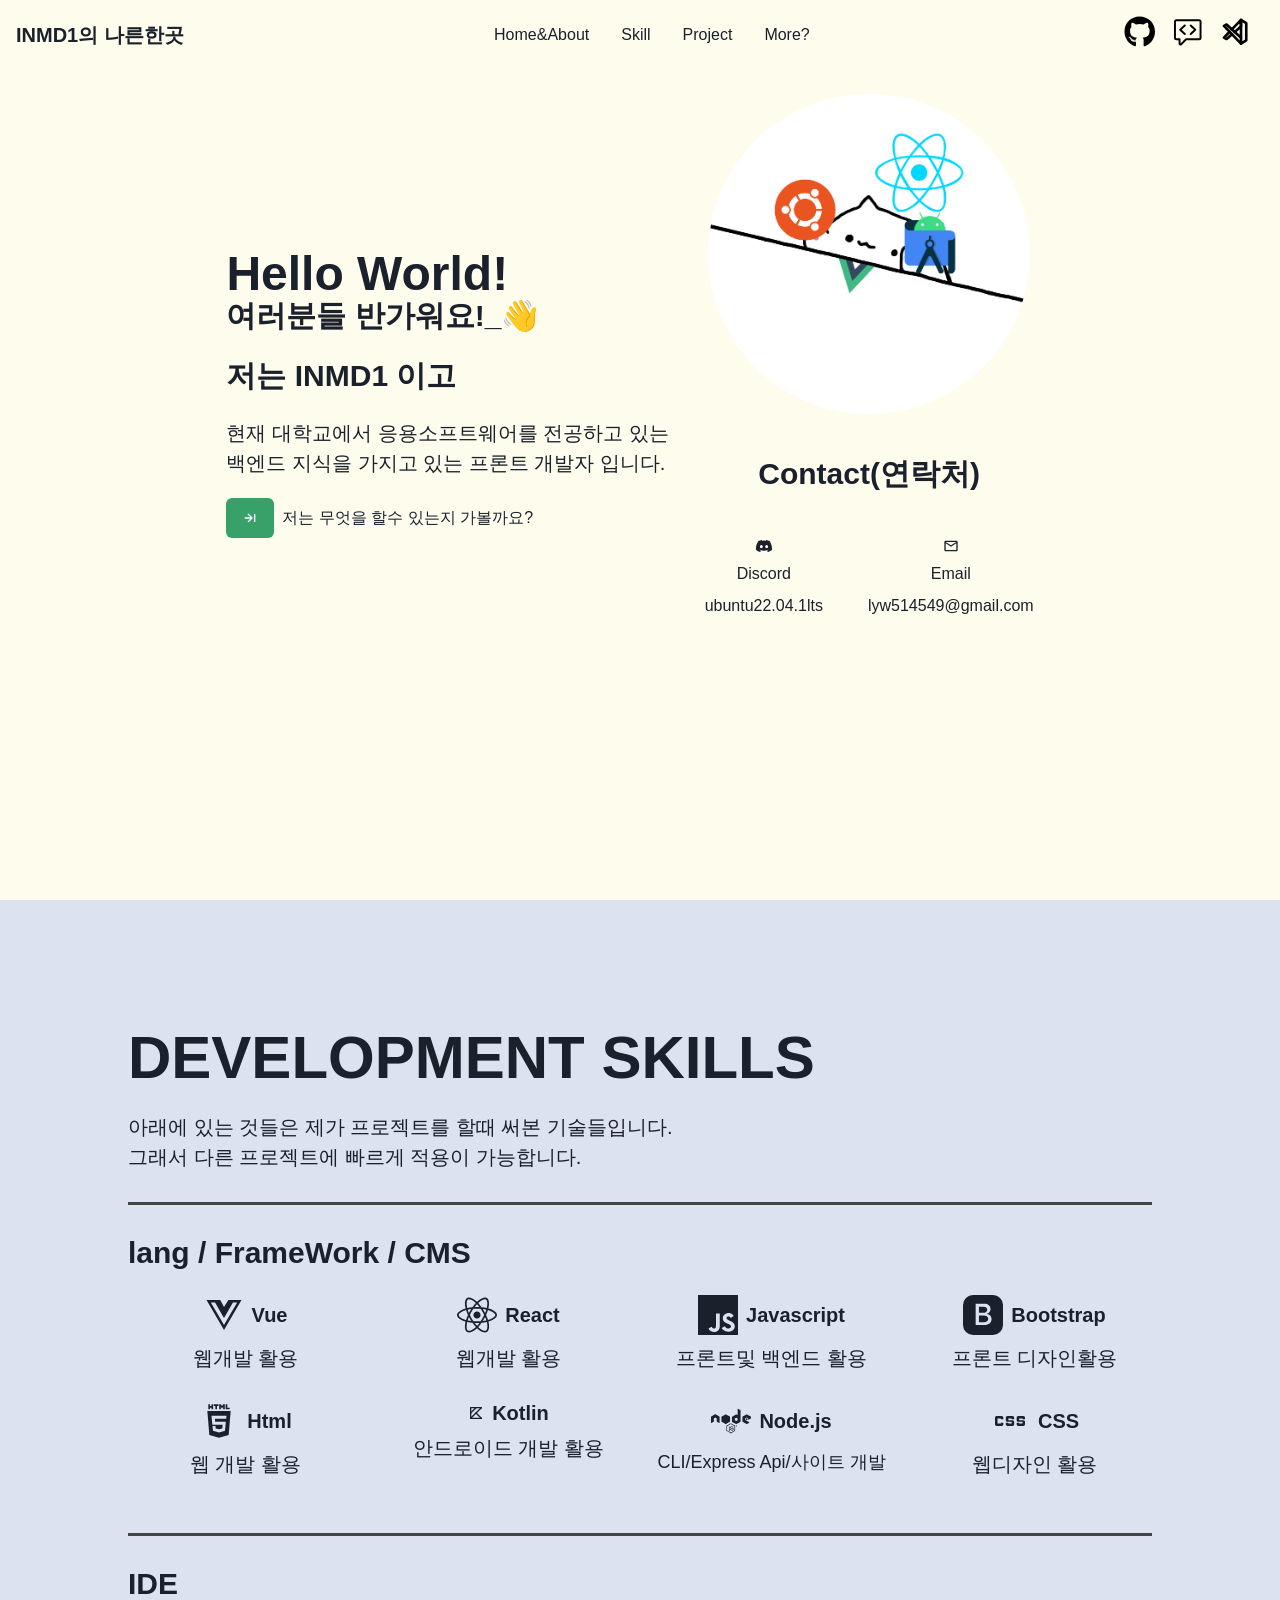
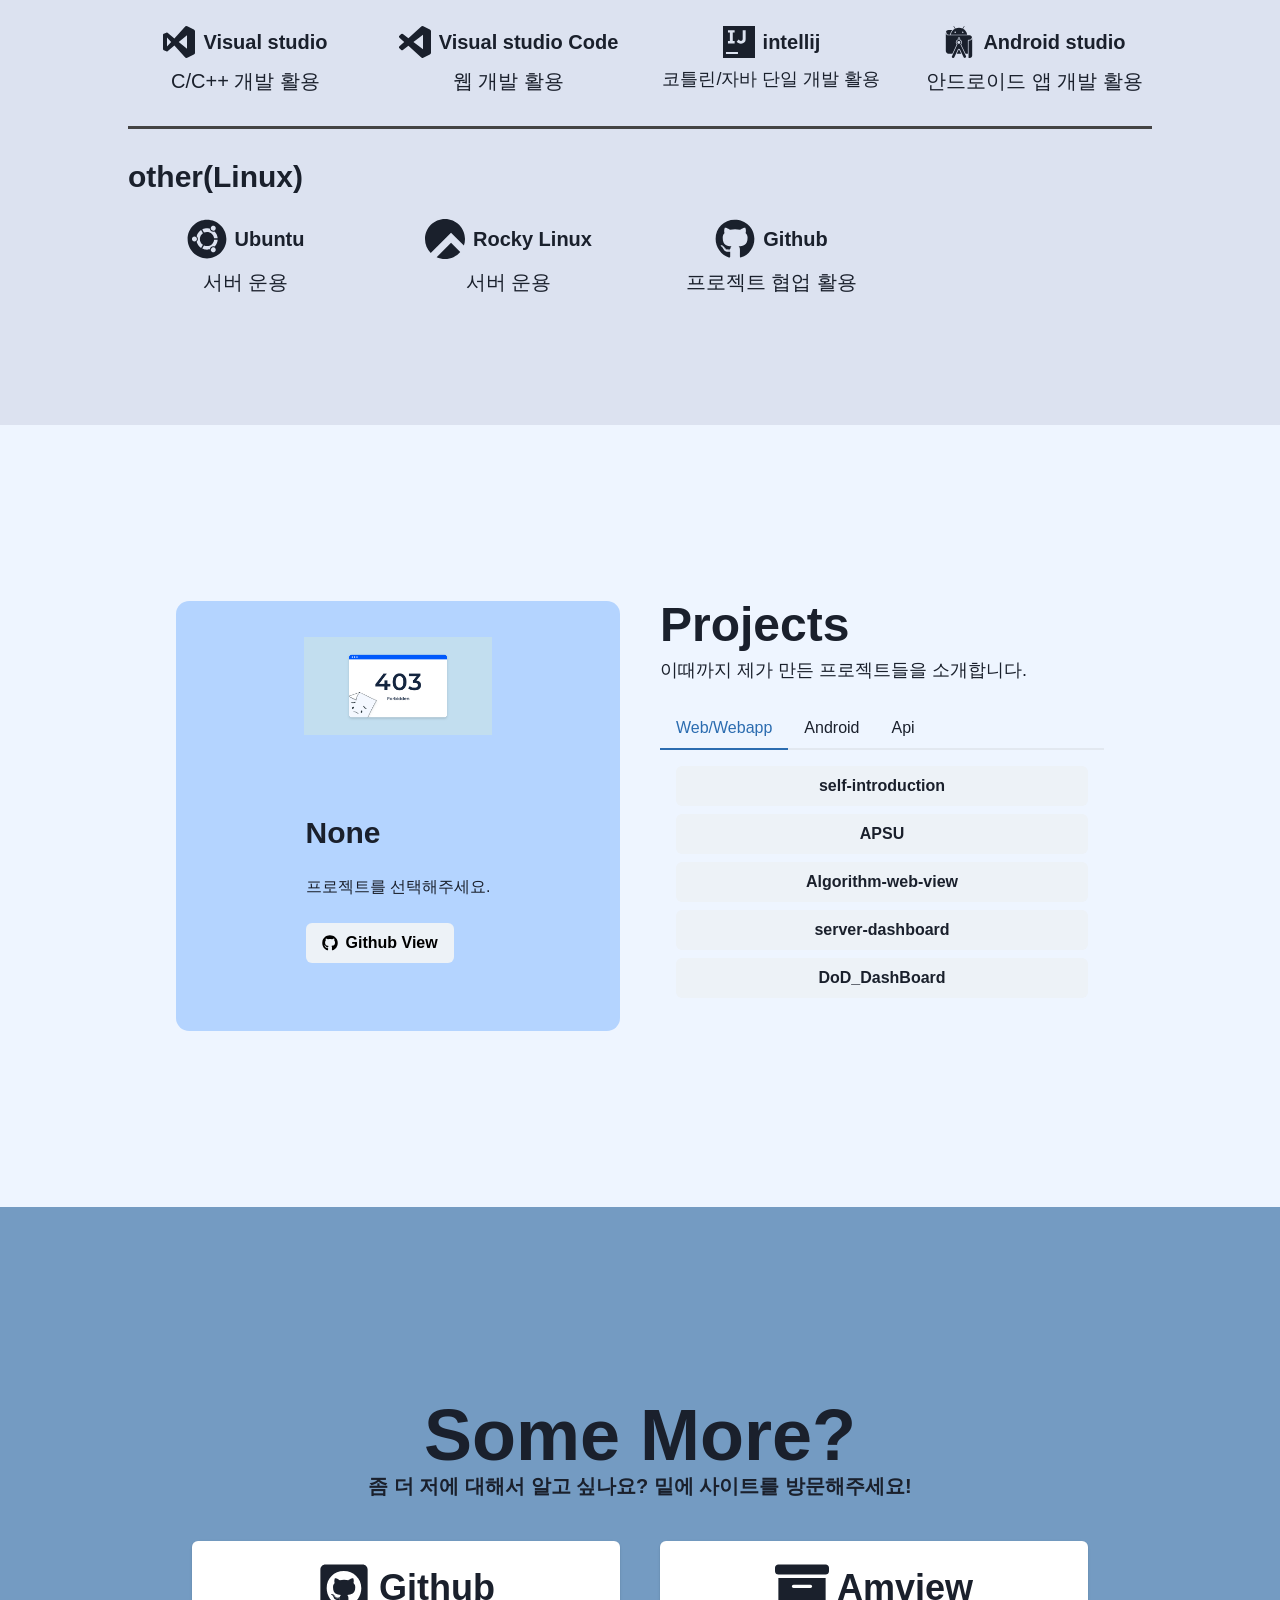
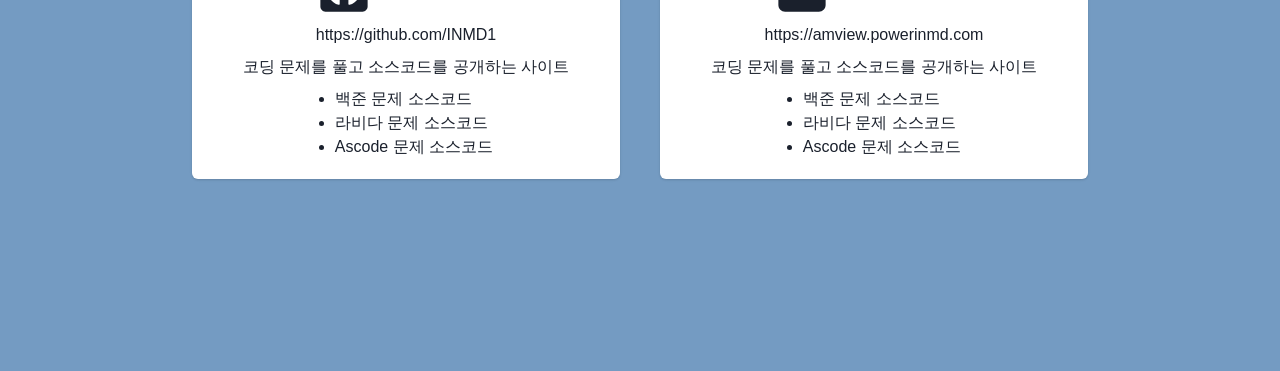
<file: index.html>
<!doctype html><html lang="en"><head><meta charset="utf-8"/><link rel="icon" href="/logo.png"/><meta name="viewport" content="width=device-width,initial-scale=1"/><meta name="theme-color" content="#000000"/><meta name="description" content="Web site created using create-react-app"/><link rel="apple-touch-icon" href="/logo192.png"/><link rel="manifest" href="/manifest.json"/><title>INMD의 나른한 블로그</title><script defer="defer" src="/static/js/main.f8ee16e7.js"></script><link href="/static/css/main.dd0e1017.css" rel="stylesheet"></head><body><noscript>You need to enable JavaScript to run this app.</noscript><div id="root"></div></body></html>
</file>
<file: static/css/main.dd0e1017.css>
/*
! tailwindcss v3.4.10 | MIT License | https://tailwindcss.com
*/*,:after,:before{border:0 solid #e5e7eb;box-sizing:border-box}:after,:before{--tw-content:""}:host,html{-webkit-text-size-adjust:100%;font-feature-settings:normal;-webkit-tap-highlight-color:transparent;font-family:ui-sans-serif,system-ui,sans-serif,Apple Color Emoji,Segoe UI Emoji,Segoe UI Symbol,Noto Color Emoji;font-variation-settings:normal;line-height:1.5;tab-size:4}body{line-height:inherit;margin:0}hr{border-top-width:1px;color:inherit;height:0}abbr:where([title]){-webkit-text-decoration:underline dotted;text-decoration:underline dotted}h1,h2,h3,h4,h5,h6{font-size:inherit;font-weight:inherit}a{color:inherit;text-decoration:inherit}b,strong{font-weight:bolder}code,kbd,pre,samp{font-feature-settings:normal;font-family:ui-monospace,SFMono-Regular,Menlo,Monaco,Consolas,Liberation Mono,Courier New,monospace;font-size:1em;font-variation-settings:normal}small{font-size:80%}sub,sup{font-size:75%;line-height:0;position:relative;vertical-align:initial}sub{bottom:-.25em}sup{top:-.5em}table{border-collapse:collapse;border-color:inherit;text-indent:0}button,input,optgroup,select,textarea{font-feature-settings:inherit;color:inherit;font-family:inherit;font-size:100%;font-variation-settings:inherit;font-weight:inherit;letter-spacing:inherit;line-height:inherit;margin:0;padding:0}button,select{text-transform:none}button,input:where([type=button]),input:where([type=reset]),input:where([type=submit]){-webkit-appearance:button;background-color:initial;background-image:none}:-moz-focusring{outline:auto}:-moz-ui-invalid{box-shadow:none}progress{vertical-align:initial}::-webkit-inner-spin-button,::-webkit-outer-spin-button{height:auto}[type=search]{-webkit-appearance:textfield;outline-offset:-2px}::-webkit-search-decoration{-webkit-appearance:none}::-webkit-file-upload-button{-webkit-appearance:button;font:inherit}summary{display:list-item}blockquote,dd,dl,figure,h1,h2,h3,h4,h5,h6,hr,p,pre{margin:0}fieldset{margin:0}fieldset,legend{padding:0}menu,ol,ul{list-style:none;margin:0;padding:0}dialog{padding:0}textarea{resize:vertical}input::placeholder,textarea::placeholder{color:#9ca3af;opacity:1}[role=button],button{cursor:pointer}:disabled{cursor:default}audio,canvas,embed,iframe,img,object,svg,video{display:block;vertical-align:middle}img,video{height:auto;max-width:100%}[hidden]{display:none}*,::backdrop,:after,:before{--tw-border-spacing-x:0;--tw-border-spacing-y:0;--tw-translate-x:0;--tw-translate-y:0;--tw-rotate:0;--tw-skew-x:0;--tw-skew-y:0;--tw-scale-x:1;--tw-scale-y:1;--tw-pan-x: ;--tw-pan-y: ;--tw-pinch-zoom: ;--tw-scroll-snap-strictness:proximity;--tw-gradient-from-position: ;--tw-gradient-via-position: ;--tw-gradient-to-position: ;--tw-ordinal: ;--tw-slashed-zero: ;--tw-numeric-figure: ;--tw-numeric-spacing: ;--tw-numeric-fraction: ;--tw-ring-inset: ;--tw-ring-offset-width:0px;--tw-ring-offset-color:#fff;--tw-ring-color:#3b82f680;--tw-ring-offset-shadow:0 0 #0000;--tw-ring-shadow:0 0 #0000;--tw-shadow:0 0 #0000;--tw-shadow-colored:0 0 #0000;--tw-blur: ;--tw-brightness: ;--tw-contrast: ;--tw-grayscale: ;--tw-hue-rotate: ;--tw-invert: ;--tw-saturate: ;--tw-sepia: ;--tw-drop-shadow: ;--tw-backdrop-blur: ;--tw-backdrop-brightness: ;--tw-backdrop-contrast: ;--tw-backdrop-grayscale: ;--tw-backdrop-hue-rotate: ;--tw-backdrop-invert: ;--tw-backdrop-opacity: ;--tw-backdrop-saturate: ;--tw-backdrop-sepia: ;--tw-contain-size: ;--tw-contain-layout: ;--tw-contain-paint: ;--tw-contain-style: }.sr-only{clip:rect(0,0,0,0);border-width:0;height:1px;margin:-1px;overflow:hidden;padding:0;position:absolute;white-space:nowrap;width:1px}.fixed{position:fixed}.start-0{inset-inline-start:0}.top-0{top:0}.z-20{z-index:20}.order-1{order:1}.order-2{order:2}.order-3{order:3}.col-span-2{grid-column:span 2/span 2}.col-span-4{grid-column:span 4/span 4}.row-span-1{grid-row:span 1/span 1}.row-span-2{grid-row:span 2/span 2}.mx-0{margin-left:0;margin-right:0}.mx-auto{margin-left:auto;margin-right:auto}.mb-5{margin-bottom:1.25rem}.mt-4{margin-top:1rem}.block{display:block}.flex{display:flex}.grid{display:grid}.hidden{display:none}.h-20{height:5rem}.h-5{height:1.25rem}.h-56{height:14rem}.h-full{height:100%}.w-5{width:1.25rem}.w-auto{width:auto}.w-full{width:100%}.max-w-screen-xl{max-width:1280px}.grid-cols-1{grid-template-columns:repeat(1,minmax(0,1fr))}.grid-cols-4{grid-template-columns:repeat(4,minmax(0,1fr))}.grid-rows-2{grid-template-rows:repeat(2,minmax(0,1fr))}.grid-rows-4{grid-template-rows:repeat(4,minmax(0,1fr))}.grid-rows-9{grid-template-rows:repeat(9,minmax(0,1fr))}.flex-col{flex-direction:column}.flex-wrap{flex-wrap:wrap}.place-content-center{place-content:center}.items-center{align-items:center}.items-stretch{align-items:stretch}.justify-between{justify-content:space-between}.justify-items-stretch{justify-items:stretch}.gap-0{gap:0}.gap-10{gap:2.5rem}.gap-7{gap:1.75rem}.space-x-3>:not([hidden])~:not([hidden]){--tw-space-x-reverse:0;margin-left:calc(.75rem*(1 - var(--tw-space-x-reverse)));margin-right:calc(.75rem*var(--tw-space-x-reverse))}.self-end{align-self:flex-end}.self-center{align-self:center}.whitespace-nowrap{white-space:nowrap}.rounded{border-radius:.25rem}.rounded-full{border-radius:9999px}.rounded-lg{border-radius:.5rem}.border{border-width:1px}.p-10{padding:2.5rem}.p-4{padding:1rem}.p-5{padding:1.25rem}.px-3{padding-left:.75rem;padding-right:.75rem}.py-2{padding-bottom:.5rem;padding-top:.5rem}.pb-10{padding-bottom:2.5rem}.pb-2{padding-bottom:.5rem}.pt-1{padding-top:.25rem}.pt-2{padding-top:.5rem}.pt-24{padding-top:6rem}.pt-5{padding-top:1.25rem}.pt-8{padding-top:2rem}.pt-9{padding-top:2.25rem}.text-xl{font-size:1.25rem;line-height:1.75rem}.font-medium{font-weight:500}.font-semibold{font-weight:600}.wrap{align-items:center;display:flex;flex-direction:column;height:100%;justify-content:center}.jb-division-line{border-top:.2rem solid #444;margin:30px 0}@media (min-width:640px){.sm\:order-none{order:0}.sm\:col-span-1{grid-column:span 1/span 1}.sm\:row-span-2{grid-row:span 2/span 2}.sm\:row-span-3{grid-row:span 3/span 3}.sm\:m-5{margin:1.25rem}.sm\:mx-20{margin-left:5rem;margin-right:5rem}.sm\:hidden{display:none}.sm\:w-7\/12{width:58.333333%}.sm\:grid-flow-col{grid-auto-flow:column}.sm\:grid-cols-2{grid-template-columns:repeat(2,minmax(0,1fr))}.sm\:grid-rows-1{grid-template-rows:repeat(1,minmax(0,1fr))}.sm\:grid-rows-2{grid-template-rows:repeat(2,minmax(0,1fr))}.sm\:gap-10{gap:2.5rem}.sm\:gap-4{gap:1rem}.sm\:p-44{padding:11rem}.sm\:p-48{padding:12rem}.sm\:pb-28{padding-bottom:7rem}.sm\:pt-0{padding-top:0}}@media (min-width:768px){.md\:order-1{order:1}.md\:order-2{order:2}.md\:mt-0{margin-top:0}.md\:flex{display:flex}.md\:h-80{height:20rem}.md\:w-auto{width:auto}.md\:flex-row{flex-direction:row}.md\:space-x-0>:not([hidden])~:not([hidden]){--tw-space-x-reverse:0;margin-left:calc(0px*(1 - var(--tw-space-x-reverse)));margin-right:calc(0px*var(--tw-space-x-reverse))}.md\:space-x-8>:not([hidden])~:not([hidden]){--tw-space-x-reverse:0;margin-left:calc(2rem*(1 - var(--tw-space-x-reverse)));margin-right:calc(2rem*var(--tw-space-x-reverse))}.md\:border-0{border-width:0}.md\:bg-transparent{background-color:initial}.md\:p-0{padding:0}.md\:hover\:bg-transparent:hover{background-color:initial}}@media (min-width:1024px){.lg\:grid-cols-4{grid-template-columns:repeat(4,minmax(0,1fr))}}.rtl\:space-x-reverse:where([dir=rtl],[dir=rtl] *)>:not([hidden])~:not([hidden]){--tw-space-x-reverse:1}@media (min-width:768px){@media (prefers-color-scheme:dark){.md\:dark\:hover\:bg-transparent:hover{background-color:initial}}}
/*# sourceMappingURL=main.dd0e1017.css.map*/
</file>
